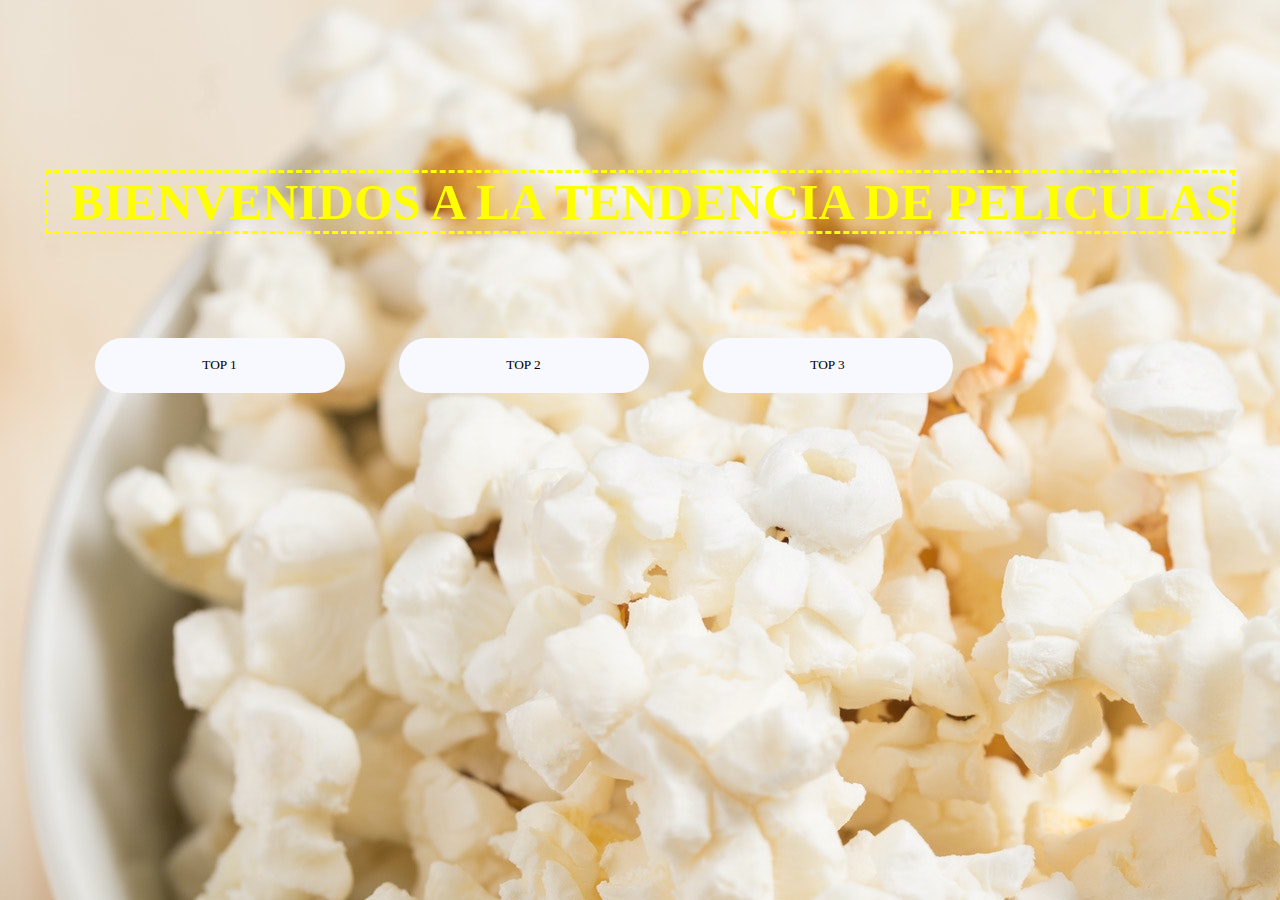
<file: EXAMENFINAL-RENATA GUZMÁN/index.html>
<!DOCTYPE html>
<html lang="es">
<head>
    <meta charset="UTF-8">
    <meta http-equiv="X-UA-Compatible" content="IE=edge">
    <meta name="viewport" content="width=device-width, initial-scale=1.0">
    <title>FILM TRENDS</title>
    <link rel="stylesheet" href="./main.css">
    <link rel="stylesheet" href="./imagenes/">
    <link rel = "preconnect" href = "https://fonts.googleapis.com">
    <link rel = "preconnect" href = "https://fonts.gstatic.com" crossorigin>
    <link href = "https: //fonts.googleapis.com/css2? family = Pacifico & display = swap "rel =" stylesheet ">
    <link rel = "preconnect" href = "https://fonts.googleapis.com">
<link rel = "preconnect" href = "https://fonts.gstatic.com" crossorigin>
<link href = "https: //fonts.googleapis.com/css2? family = Indie + Flower & display = swap "rel =" stylesheet ">
</head>
<body>
     <!-- -------------------------------- main -->
     <main class="main">
        <div class="main__container">
            <h1 class="main__title">BIENVENIDOS A LA TENDENCIA DE PELICULAS</h1>
            
    <button class="main__button1">
        <a href="./top1.html">TOP 1</a>
    </button>
    <button class="main__button2">
        <a href="./top2.html">TOP 2</a>
    </button>
    <button class="main__button3">
        <a href="./top3.html">TOP 3</a>
    </button>

</div>
</main>
<!-- -------------------------------- fin main -->
    
</body>
</html>
</file>
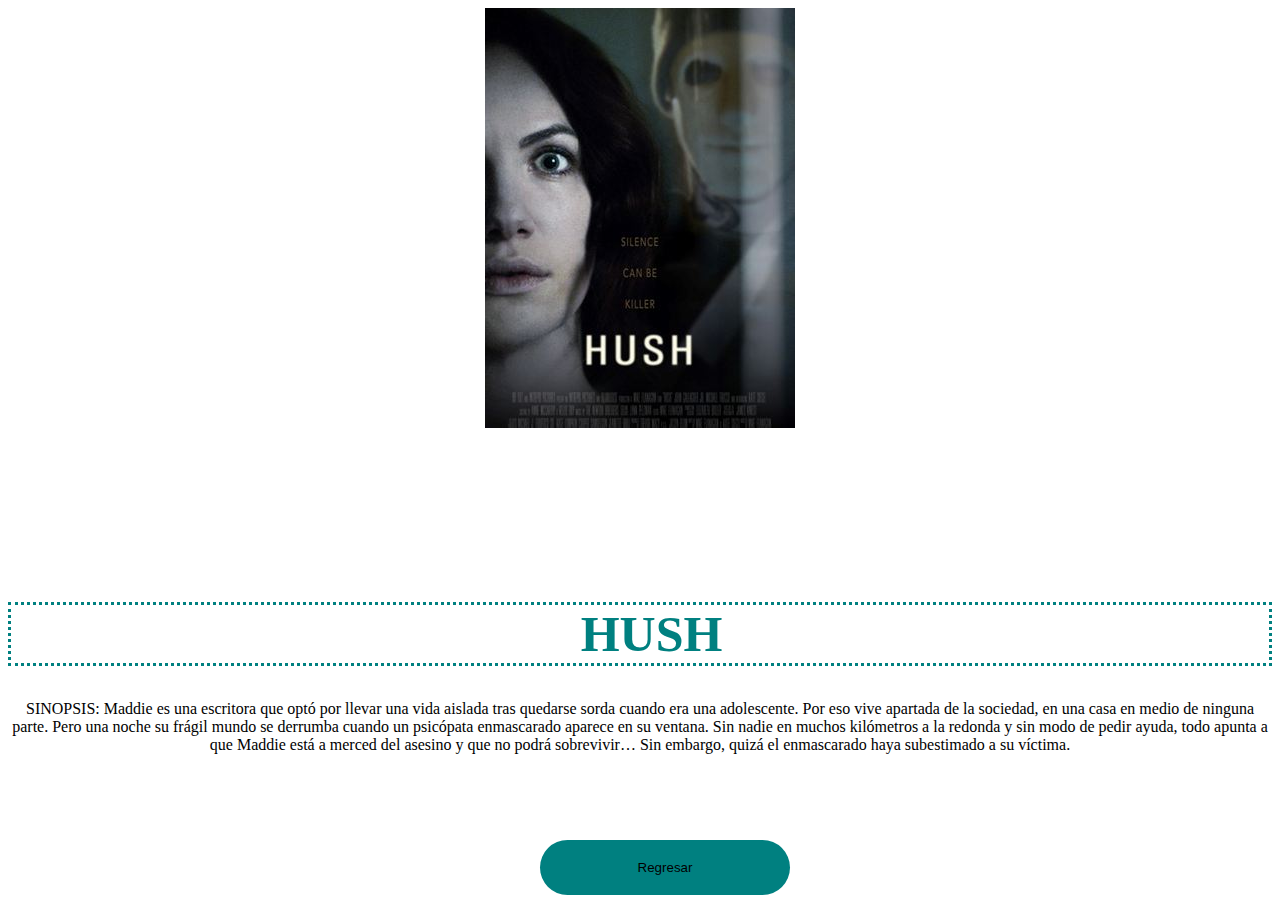
<file: EXAMENFINAL-RENATA GUZMÁN/top1.html>
<!DOCTYPE html>
<html lang="es">
<head>
    <meta charset="UTF-8">
    <meta http-equiv="X-UA-Compatible" content="IE=edge">
    <meta name="viewport" content="width=device-width, initial-scale=1.0">
    <title>FILM TRENDS</title>
    <link rel="stylesheet" href="./top1.css">
    <link rel="stylesheet" href="./imagenes/">
    <link rel = "preconnect" href = "https://fonts.googleapis.com">
    <link rel = "preconnect" href = "https://fonts.gstatic.com" crossorigin>
    <link href = "https: //fonts.googleapis.com/css2? family = Pacifico & display = swap "rel =" stylesheet ">
    <link rel = "preconnect" href = "https://fonts.googleapis.com">
<link rel = "preconnect" href = "https://fonts.gstatic.com" crossorigin>
<link href = "https: //fonts.googleapis.com/css2? family = Indie + Flower & display = swap "rel =" stylesheet ">
</head>
<body>
    <center>
        <main class="img">
                <img src="./imagenes/HUSH.jpg" alt="TOP1" class="img">
            </main>
        </center> 
    <center>
        <main class="main">
            <div class="main__container">
                <h1 class="main__title">HUSH</h1>
                
        <p>SINOPSIS:
            Maddie es una escritora que optó por llevar una vida aislada tras quedarse sorda cuando era una adolescente. Por eso vive apartada de la sociedad, en una casa en medio de ninguna parte. Pero una noche su frágil mundo se derrumba cuando un psicópata enmascarado aparece en su ventana. Sin nadie en muchos kilómetros a la redonda y sin modo de pedir ayuda, todo apunta a que Maddie está a merced del asesino y que no podrá sobrevivir… Sin embargo, quizá el enmascarado haya subestimado a su víctima.</p>
        <button class="main__button">
            <a href="index.html">Regresar</a>
        </button>
    </center>
</file>
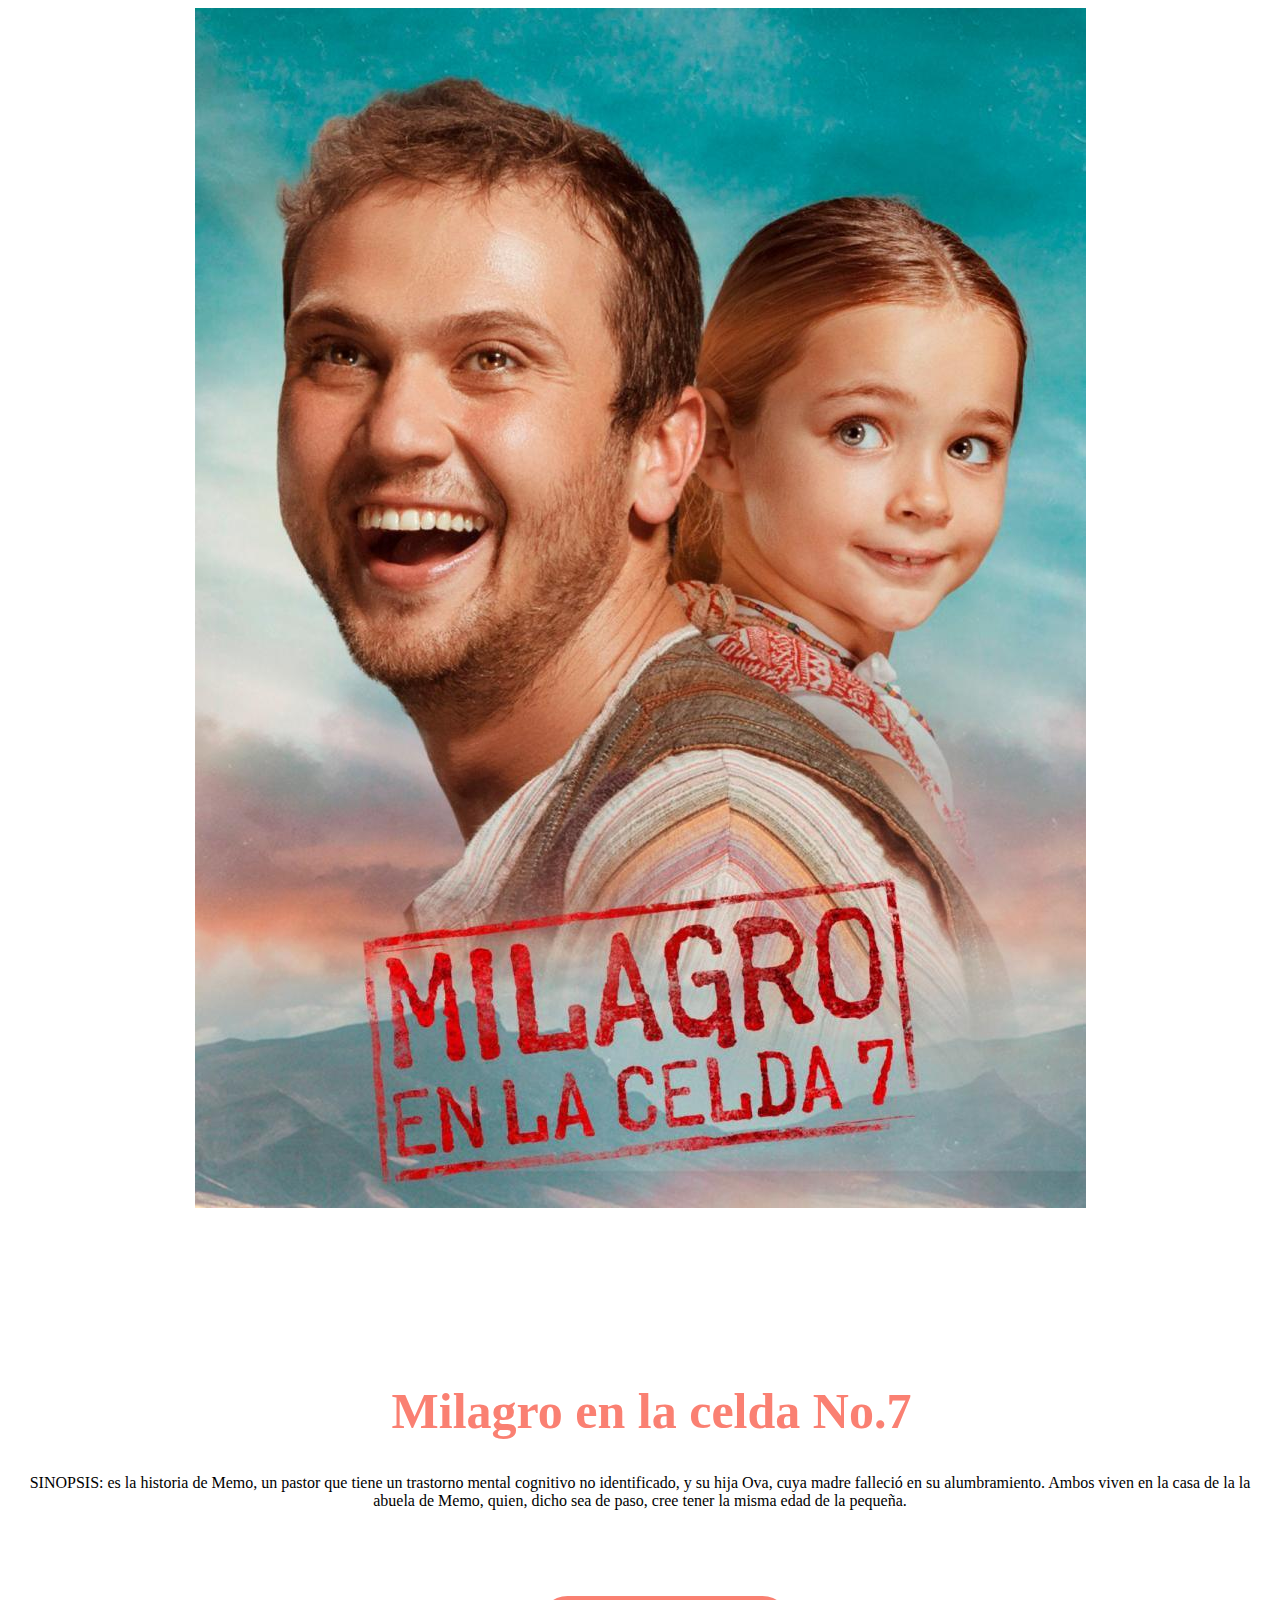
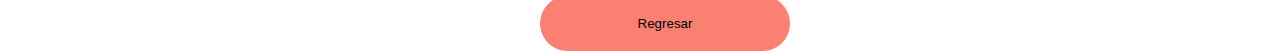
<file: EXAMENFINAL-RENATA GUZMÁN/top2.html>
<!DOCTYPE html>
<html lang="es">
<head>
    <meta charset="UTF-8">
    <meta http-equiv="X-UA-Compatible" content="IE=edge">
    <meta name="viewport" content="width=device-width, initial-scale=1.0">
    <title>FILM TRENDS</title>
    <link rel="stylesheet" href="./top2.css">
    <link rel="stylesheet" href="./imagenes/">
    <link rel = "preconnect" href = "https://fonts.googleapis.com">
    <link rel = "preconnect" href = "https://fonts.gstatic.com" crossorigin>
    <link href = "https: //fonts.googleapis.com/css2? family = Pacifico & display = swap "rel =" stylesheet ">
    <link rel = "preconnect" href = "https://fonts.googleapis.com">
<link rel = "preconnect" href = "https://fonts.gstatic.com" crossorigin>
<link href = "https: //fonts.googleapis.com/css2? family = Indie + Flower & display = swap "rel =" stylesheet ">
</head>
<body>
    <center>
        <main class="img">
                <img src="./imagenes/Milagro_en_la_celda_7-531139994-large.jpg" alt="top2" class="img">
            </main>
        </center> 
    <center>
        <main class="main">
            <div class="main__container">
                <h1 class="main__title">Milagro en la celda No.7</h1>
                
        <p>SINOPSIS:
            es la historia de Memo, un pastor que tiene un trastorno mental cognitivo no identificado, y su hija Ova, cuya madre falleció en su alumbramiento. Ambos viven en la casa de la la abuela de Memo, quien, dicho sea de paso, cree tener la misma edad de la pequeña.</p>
        <button class="main__button">
            <a href="index.html">Regresar</a>
        </button>
    </center>
</file>
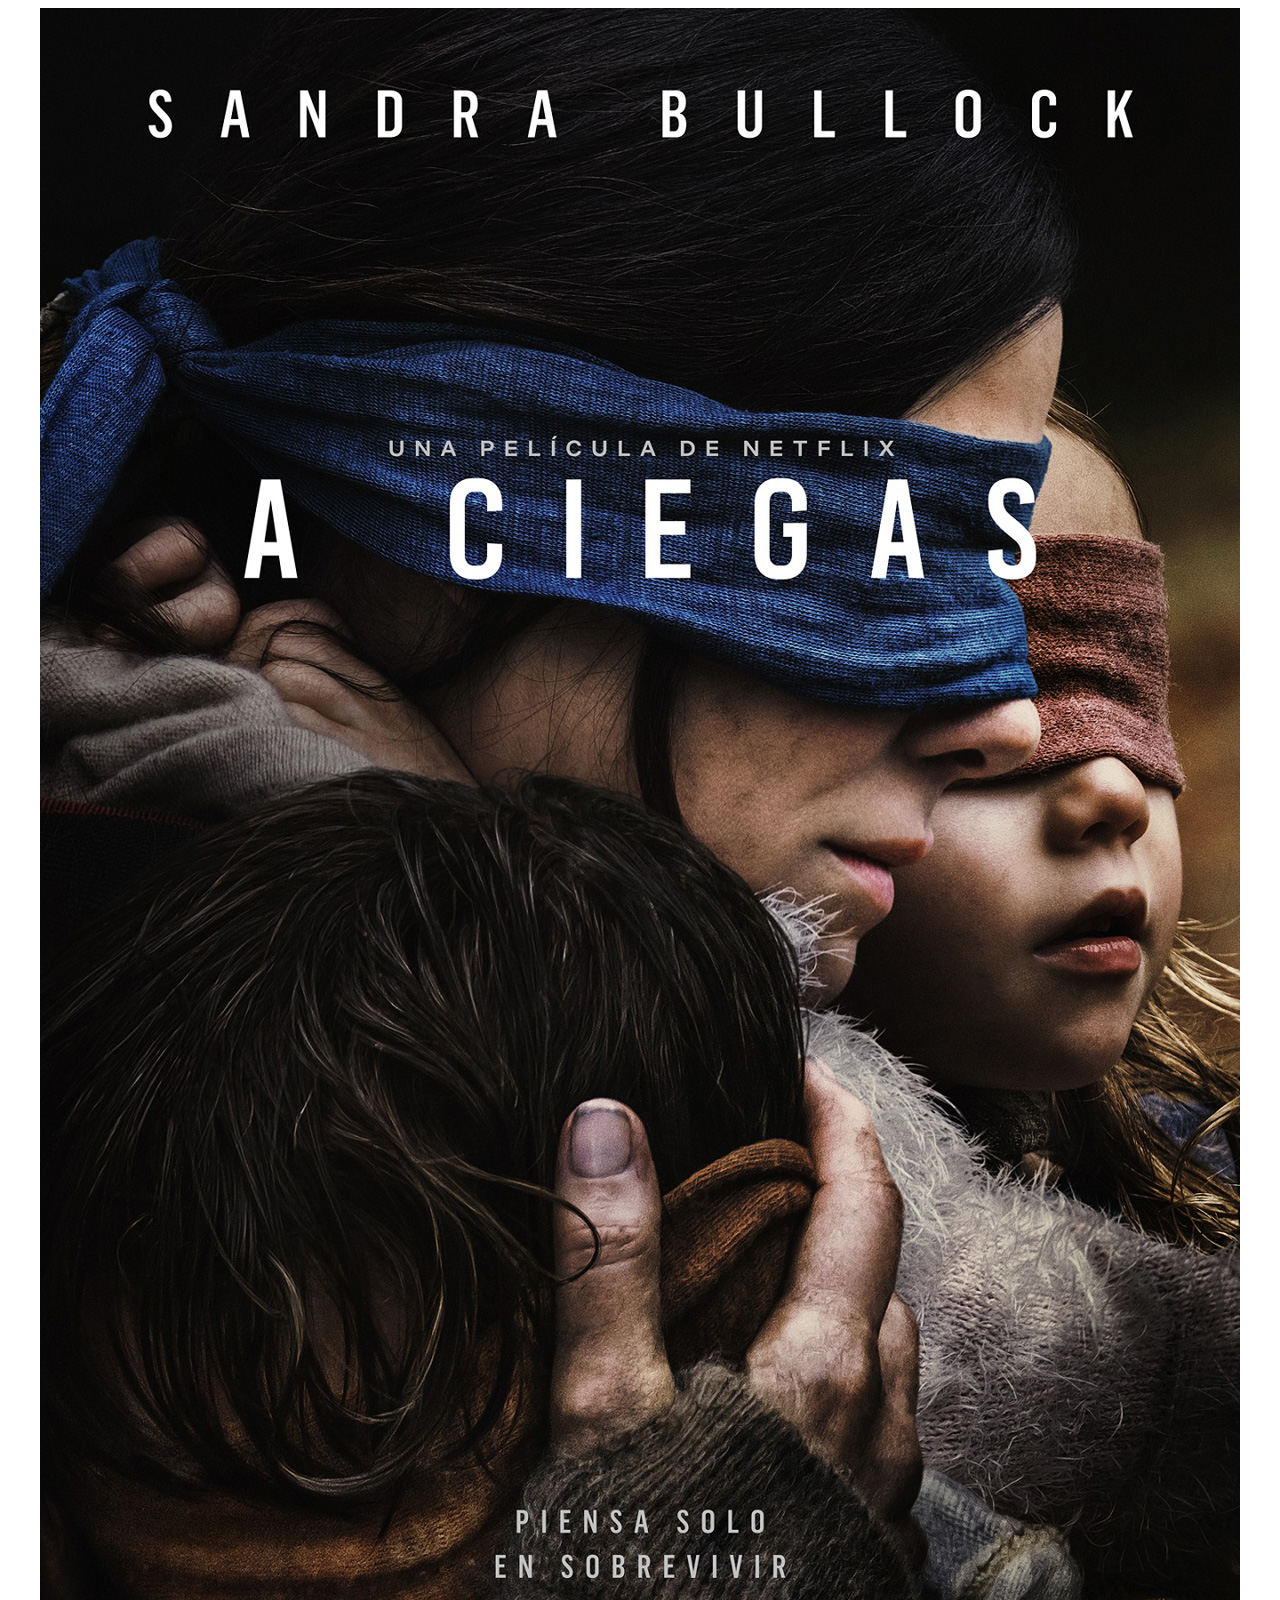
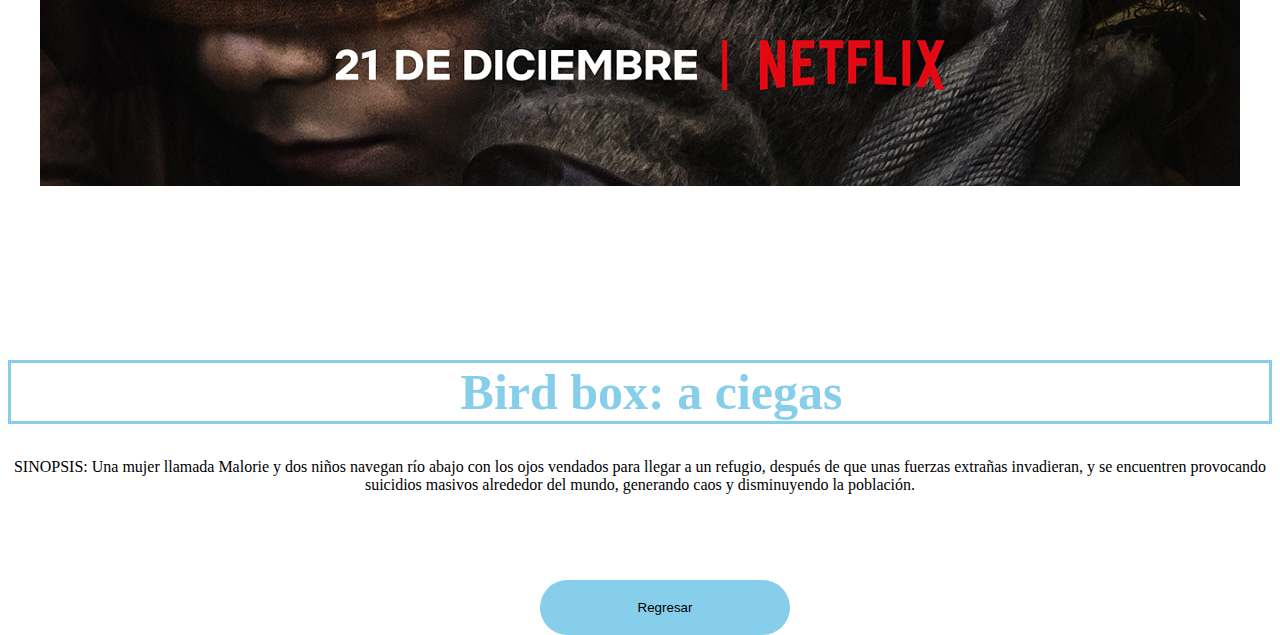
<file: EXAMENFINAL-RENATA GUZMÁN/top3.html>
<!DOCTYPE html>
<html lang="es">
<head>
    <meta charset="UTF-8">
    <meta http-equiv="X-UA-Compatible" content="IE=edge">
    <meta name="viewport" content="width=device-width, initial-scale=1.0">
    <title>FILM TRENDS</title>
    <link rel="stylesheet" href="./top3.css">
    <link rel="stylesheet" href="./imagenes/">
    <link rel = "preconnect" href = "https://fonts.googleapis.com">
    <link rel = "preconnect" href = "https://fonts.gstatic.com" crossorigin>
    <link href = "https: //fonts.googleapis.com/css2? family = Pacifico & display = swap "rel =" stylesheet ">
    <link rel = "preconnect" href = "https://fonts.googleapis.com">
<link rel = "preconnect" href = "https://fonts.gstatic.com" crossorigin>
<link href = "https: //fonts.googleapis.com/css2? family = Indie + Flower & display = swap "rel =" stylesheet ">
</head>
<body>
    <center>
        <main class="img">
                <img src="./imagenes/1628704.jpg" alt="top3" class="img">
            </main>
        </center> 
    <center>
        <main class="main">
            <div class="main__container">
                <h1 class="main__title">Bird box: a ciegas</h1>
                
        <p>SINOPSIS:
            Una mujer llamada Malorie y dos niños navegan río abajo con los ojos vendados para llegar a un refugio, después de que unas fuerzas extrañas invadieran, y se encuentren provocando suicidios masivos alrededor del mundo, generando caos y disminuyendo la población.</p>
        <button class="main__button">
            <a href="index.html">Regresar</a>
        </button>
    </center>
</file>
<file: EXAMENFINAL-RENATA GUZMÁN/main.css>
body{
    padding: 0px;
    margin: 0px;
    background-image: url("./imagenes/pexels-keegan-evans-57043.jpg");
}
.root{
    --letra1:'Pacifico', cursiva;
    --letra2:'Indie Flower', cursiva;
}
.title{
    font-family:(var(--letra1));
}

/* ------------------------- main */
.main {
    width: 100%;
    height: 150px;
    display: flex;
    justify-content: center;
    align-items: flex-start
}

.main__title {
    color:yellow;
    font-size: 50px;
    font-family: var(--letra1);
    margin-top: 170px;
    padding-left: 23px;
    border-style: dashed;
}


button{
    font-family:(var(--letra2));
}
.main__button1 {
    background-color:ghostwhite;
    width: 250px;
    margin-left: 50px;
    margin-top: 70px;
    border: 0px;
    border-radius: 50px;
    height: 55px;
    cursor: pointer;
    outline: none;
    
}

.main__button1 a {
    text-decoration: none;
    color:black;
    font-size: 25 px;
    font-family: var(--letra2);
    
}

.main__button1:hover{
    background-color: var(--blanco);
    width: 350px;
    margin-left: 50px;
    transition: 500ms;
    
}
.main__button2 a:hover{
    color:black;
}
.main__button2 {
    background-color:ghostwhite;
    width: 250px;
    margin-left: 50px;
    margin-top: 70px;
    border: 0px;
    border-radius: 50px;
    height: 55px;
    cursor: pointer;
    outline:none;
}

.main__button2 a {
    text-decoration: none;
    color:black;
    font-size: 25 px;
    font-family: var(--letra2);
}

.main__button2:hover{
    background-color: var(--blanco);
    width: 350px;
    margin-left: 50px;
    transition: 500ms;
}
.main__button2 a:hover{
    color:black;
}

.main__button3 {
    background-color:ghostwhite;
    width: 250px;
    margin-left: 50px;
    margin-top: 70px;
    border: 0px;
    border-radius: 50px;
    height: 55px;
    cursor: pointer;
    outline: none;
}

.main__button3 a {
    text-decoration: none;
    color:black;
    font-size: 25 px;
    font-family: var(--letra2);
}

.main__button3:hover{
    background-color: var(--blanco);
    width: 350px;
    margin-left: 50px;
    transition: 500ms;
}
.main__button3 a:hover{
    color:black;
}
</file>
<file: EXAMENFINAL-RENATA GUZMÁN/top1.css>
/* ------------------------- main */
.main {
    width: 100%;
    height: 150px;
    display: flex;
    justify-content: center;
    align-items: flex-start
}

.main__title {
    color:teal;
    font-size: 50px;
    font-family: var(--letra2);
    margin-top: 170px;
    padding-left: 23px;
    border-style: dotted;
}

.main__button {
    background-color:teal;
    width: 250px;
    margin-left: 50px;
    margin-top: 70px;
    border: 0px;
    border-radius: 50px;
    height: 55px;
    cursor: pointer;
    outline: none;
}

.main__button a {
    text-decoration: none;
    color:black;
    font-size: 25 px;
    font-family: var(--letra2);
}

.main__button:hover{
    background-color: var(--blanco);
    width: 350px;
    margin-left: 50px;
    transition: 500ms;
}
</file>
<file: EXAMENFINAL-RENATA GUZMÁN/top2.css>
/* ------------------------- main */
.main {
    width: 100%;
    height: 150px;
    display: flex;
    justify-content: center;
    align-items: flex-start
}

.main__title {
    color:salmon;
    font-size: 50px;
    font-family: var(--letra2);
    margin-top: 170px;
    padding-left: 23px;
    border-style: inherit;
}

.main__button {
    background-color:salmon;
    width: 250px;
    margin-left: 50px;
    margin-top: 70px;
    border: 0px;
    border-radius: 50px;
    height: 55px;
    cursor: pointer;
    outline: none;
}

.main__button a {
    text-decoration: none;
    color:black;
    font-size: 25 px;
    font-family: var(--letra2);
}

.main__button:hover{
    background-color: var(--blanco);
    width: 350px;
    margin-left: 50px;
    transition: 500ms;
}
</file>
<file: EXAMENFINAL-RENATA GUZMÁN/top3.css>
/* ------------------------- main */
.main {
    width: 100%;
    height: 150px;
    display: flex;
    justify-content: center;
    align-items: flex-start
}

.main__title {
    color:skyblue;
    font-size: 50px;
    font-family: var(--letra2);
    margin-top: 170px;
    padding-left: 23px;
    border-style: solid;
}

.main__button {
    background-color:skyblue;
    width: 250px;
    margin-left: 50px;
    margin-top: 70px;
    border: 0px;
    border-radius: 50px;
    height: 55px;
    cursor: pointer;
    outline: none;
}

.main__button a {
    text-decoration: none;
    color:black;
    font-size: 25 px;
    font-family: var(--letra2);
}

.main__button:hover{
    background-color: var(--blanco);
    width: 350px;
    margin-left: 50px;
    transition: 500ms;
}
</file>
